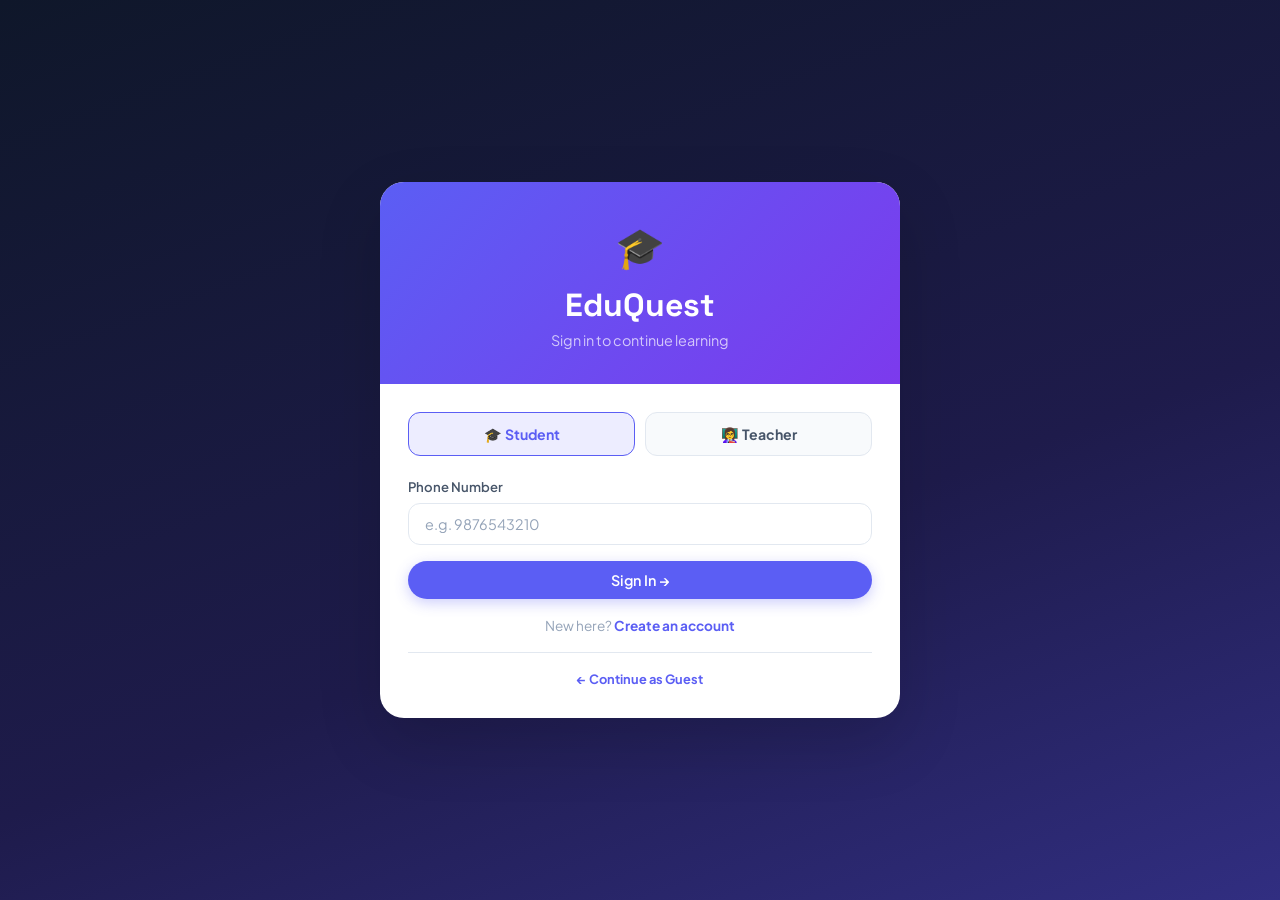
<file: login.html>
<!DOCTYPE html>
<html lang="en">
<head>
  <meta charset="UTF-8">
  <meta name="viewport" content="width=device-width, initial-scale=1.0">
  <title>Login – EduQuest</title>
  <link rel="stylesheet" href="style.css">
  <link href="https://fonts.googleapis.com/css2?family=Plus+Jakarta+Sans:wght@400;500;600;700;800&family=Space+Grotesk:wght@400;500;600;700&display=swap" rel="stylesheet">
</head>
<body>
<div class="auth-wrapper">
  <div class="auth-card">
    <div class="auth-header">
      <div class="auth-logo">🎓</div>
      <h1>EduQuest</h1>
      <p>Sign in to continue learning</p>
    </div>
    <div class="auth-body">
      <div class="role-tabs">
        <button class="tab-btn active" data-role="student">🎓 Student</button>
        <button class="tab-btn" data-role="faculty">👩‍🏫 Teacher</button>
      </div>

      <form id="student-form" class="form active" novalidate>
        <div class="field">
          <label for="student-phone">Phone Number</label>
          <input id="student-phone" type="tel" placeholder="e.g. 9876543210" class="input">
        </div>
        <p id="student-error" style="color:var(--danger); font-size:0.82rem; display:none; margin-bottom:8px;"></p>
        <div class="actions">
          <button class="primary-btn" type="submit" style="flex:1; justify-content:center;">Sign In →</button>
        </div>
        <p style="text-align:center; margin-top:16px; color:var(--text-muted); font-size:0.85rem;">New here? <a class="link" href="register.html?role=student">Create an account</a></p>
      </form>

      <form id="faculty-form" class="form" novalidate>
        <div class="field">
          <label for="faculty-email">Email Address</label>
          <input id="faculty-email" type="text" placeholder="name@example.com" class="input">
        </div>
        <p id="faculty-error" style="color:var(--danger); font-size:0.82rem; display:none; margin-bottom:8px;"></p>
        <div class="actions">
          <button class="primary-btn" type="submit" style="flex:1; justify-content:center;">Sign In →</button>
        </div>
        <p style="text-align:center; margin-top:16px; color:var(--text-muted); font-size:0.85rem;">New here? <a class="link" href="register.html?role=faculty">Create an account</a></p>
      </form>

      <div class="divider"></div>
      <p style="text-align:center; color:var(--text-muted); font-size:0.8rem;">
        <a href="index.html" class="link">← Continue as Guest</a>
      </p>
    </div>
  </div>
</div>

<script>
document.addEventListener('DOMContentLoaded', function() {
  const tabs = document.querySelectorAll('.tab-btn');
  const studentForm = document.getElementById('student-form');
  const facultyForm = document.getElementById('faculty-form');

  // Auto-select role from URL
  const params = new URLSearchParams(window.location.search);
  if (params.get('role') === 'faculty') setRole('faculty');

  function setRole(role) {
    tabs.forEach(t => t.classList.toggle('active', t.dataset.role === role));
    if (role === 'student') { studentForm.classList.add('active'); facultyForm.classList.remove('active'); }
    else { facultyForm.classList.add('active'); studentForm.classList.remove('active'); }
  }
  tabs.forEach(t => t.addEventListener('click', () => setRole(t.dataset.role)));

  function getUsers() { try { return JSON.parse(localStorage.getItem('eduquest_users')) || []; } catch { return []; } }
  function saveUsers(u) { localStorage.setItem('eduquest_users', JSON.stringify(u)); }

  studentForm.addEventListener('submit', function(e) {
    e.preventDefault();
    const phone = document.getElementById('student-phone').value.trim();
    const err = document.getElementById('student-error');
    err.style.display = 'none';
    if (!phone) { err.textContent = 'Please enter your phone number.'; err.style.display = 'block'; return; }
    let users = getUsers();
    let user = users.find(u => u.role === 'student' && u.phone === phone);
    if (!user) {
      user = { role:'student', username:'Student', phone, gradeLevel:'6', points:0, badges:[], lessonsCompleted:0, mathProgress:0, scienceProgress:0, memoryProgress:0, language:'en' };
      users.push(user); saveUsers(users);
    }
    localStorage.setItem('eduquest_user', JSON.stringify(user));
    window.location.href = 'index.html';
  });

  facultyForm.addEventListener('submit', function(e) {
    e.preventDefault();
    const email = document.getElementById('faculty-email').value.trim();
    const err = document.getElementById('faculty-error');
    err.style.display = 'none';
    if (!email) { err.textContent = 'Please enter your email.'; err.style.display = 'block'; return; }
    let users = getUsers();
    let user = users.find(u => u.role === 'faculty' && u.email === email);
    if (!user) {
      user = { role:'faculty', username:'Teacher', email, phone:'', points:0, badges:[], lessonsCompleted:0, mathProgress:0, scienceProgress:0, memoryProgress:0, language:'en' };
      users.push(user); saveUsers(users);
    }
    localStorage.setItem('eduquest_user', JSON.stringify(user));
    window.location.href = 'index.html';
  });
});
</script>
</body>
</html>
</file>
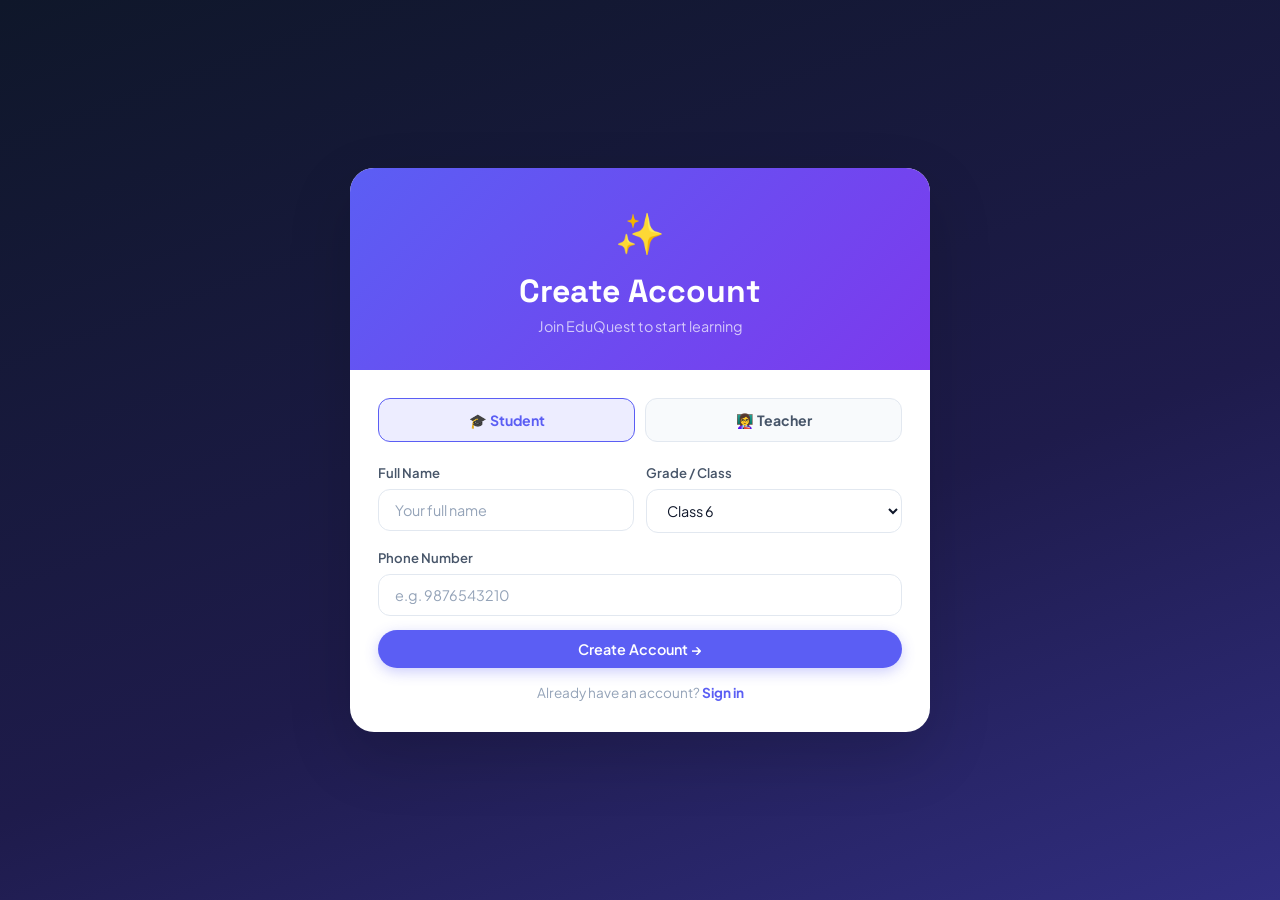
<file: register.html>
<!DOCTYPE html>
<html lang="en">
<head>
  <meta charset="UTF-8">
  <meta name="viewport" content="width=device-width, initial-scale=1.0">
  <title>Register – EduQuest</title>
  <link rel="stylesheet" href="style.css">
  <link href="https://fonts.googleapis.com/css2?family=Plus+Jakarta+Sans:wght@400;500;600;700;800&family=Space+Grotesk:wght@400;500;600;700&display=swap" rel="stylesheet">
</head>
<body>
<div class="auth-wrapper">
  <div class="auth-card" style="max-width:580px;">
    <div class="auth-header">
      <div class="auth-logo">✨</div>
      <h1>Create Account</h1>
      <p>Join EduQuest to start learning</p>
    </div>
    <div class="auth-body">
      <div class="role-tabs">
        <button class="tab-btn active" data-role="student">🎓 Student</button>
        <button class="tab-btn" data-role="faculty">👩‍🏫 Teacher</button>
      </div>

      <form id="student-form" class="form active">
        <div class="grid-2">
          <div class="field">
            <label for="student-name">Full Name</label>
            <input id="student-name" type="text" placeholder="Your full name" class="input">
          </div>
          <div class="field">
            <label for="student-grade">Grade / Class</label>
            <select id="student-grade" class="input">
              <option value="6">Class 6</option>
              <option value="7">Class 7</option>
              <option value="8">Class 8</option>
              <option value="9">Class 9</option>
              <option value="10">Class 10</option>
            </select>
          </div>
        </div>
        <div class="field">
          <label for="student-phone">Phone Number</label>
          <input id="student-phone" type="tel" placeholder="e.g. 9876543210" class="input">
        </div>
        <p id="student-error" style="color:var(--danger); font-size:0.82rem; display:none; margin-bottom:8px;"></p>
        <button class="primary-btn w-full" type="submit" style="justify-content:center;">Create Account →</button>
        <p style="text-align:center; margin-top:14px; color:var(--text-muted); font-size:0.85rem;">Already have an account? <a class="link" href="login.html">Sign in</a></p>
      </form>

      <form id="faculty-form" class="form">
        <div class="grid-2">
          <div class="field">
            <label for="faculty-name">Full Name</label>
            <input id="faculty-name" type="text" placeholder="Your full name" class="input">
          </div>
          <div class="field">
            <label for="faculty-phone">Phone Number</label>
            <input id="faculty-phone" type="tel" placeholder="e.g. 9876543210" class="input">
          </div>
        </div>
        <div class="field">
          <label for="faculty-email">Email Address</label>
          <input id="faculty-email" type="text" placeholder="name@example.com" class="input">
        </div>
        <p id="faculty-error" style="color:var(--danger); font-size:0.82rem; display:none; margin-bottom:8px;"></p>
        <button class="primary-btn w-full" type="submit" style="justify-content:center;">Create Account →</button>
        <p style="text-align:center; margin-top:14px; color:var(--text-muted); font-size:0.85rem;">Already have an account? <a class="link" href="login.html">Sign in</a></p>
      </form>
    </div>
  </div>
</div>

<script>
document.addEventListener('DOMContentLoaded', function() {
  const tabs = document.querySelectorAll('.tab-btn');
  const studentForm = document.getElementById('student-form');
  const facultyForm = document.getElementById('faculty-form');

  const params = new URLSearchParams(window.location.search);
  if (params.get('role') === 'faculty') setRole('faculty');

  function setRole(role) {
    tabs.forEach(t => t.classList.toggle('active', t.dataset.role === role));
    if (role === 'student') { studentForm.classList.add('active'); facultyForm.classList.remove('active'); }
    else { facultyForm.classList.add('active'); studentForm.classList.remove('active'); }
  }
  tabs.forEach(t => t.addEventListener('click', () => setRole(t.dataset.role)));

  function getUsers() { try { return JSON.parse(localStorage.getItem('eduquest_users')) || []; } catch { return []; } }
  function saveUsers(u) { localStorage.setItem('eduquest_users', JSON.stringify(u)); }

  studentForm.addEventListener('submit', function(e) {
    e.preventDefault();
    const name = document.getElementById('student-name').value.trim() || 'Student';
    const grade = document.getElementById('student-grade').value;
    const phone = document.getElementById('student-phone').value.trim();
    const err = document.getElementById('student-error'); err.style.display='none';
    if (!phone) { err.textContent='Phone number is required.'; err.style.display='block'; return; }
    const users = getUsers();
    if (users.some(u => u.role==='student' && u.phone===phone)) { err.textContent='Account with this phone already exists.'; err.style.display='block'; return; }
    const newUser = { role:'student', username:name, phone, gradeLevel:grade, points:0, badges:[], lessonsCompleted:0, mathProgress:0, scienceProgress:0, memoryProgress:0, language:'en' };
    users.push(newUser); saveUsers(users);
    localStorage.setItem('eduquest_user', JSON.stringify(newUser));
    window.location.href = 'index.html';
  });

  facultyForm.addEventListener('submit', function(e) {
    e.preventDefault();
    const name = document.getElementById('faculty-name').value.trim() || 'Teacher';
    const phone = document.getElementById('faculty-phone').value.trim();
    const email = document.getElementById('faculty-email').value.trim();
    const err = document.getElementById('faculty-error'); err.style.display='none';
    if (!email) { err.textContent='Email is required.'; err.style.display='block'; return; }
    const users = getUsers();
    if (users.some(u => u.role==='faculty' && (u.email===email || (phone && u.phone===phone)))) { err.textContent='Account with this email already exists.'; err.style.display='block'; return; }
    const newUser = { role:'faculty', username:name, phone, email, points:0, badges:[], lessonsCompleted:0, mathProgress:0, scienceProgress:0, memoryProgress:0, language:'en' };
    users.push(newUser); saveUsers(users);
    localStorage.setItem('eduquest_user', JSON.stringify(newUser));
    window.location.href = 'index.html';
  });
});
</script>
</body>
</html>
</file>
<file: style.css>
/* ============================================
   EDUQUEST — Design System v2.0
   Modern EdTech Platform
   ============================================ */

@import url('https://fonts.googleapis.com/css2?family=Plus+Jakarta+Sans:wght@400;500;600;700;800&family=Space+Grotesk:wght@400;500;600;700&display=swap');

:root {
  /* Brand Colors */
  --primary: #5b5ef4;
  --primary-dark: #4747d1;
  --primary-light: #ededff;
  --accent: #00c9a7;
  --accent-light: #e0fdf7;
  --secondary: #ff6b6b;
  --secondary-light: #fff0f0;
  --warning: #f59e0b;
  --warning-light: #fffbeb;
  --success: #10b981;
  --success-light: #ecfdf5;
  --danger: #ef4444;

  /* Neutrals */
  --gray-50: #f8fafc;
  --gray-100: #f1f5f9;
  --gray-200: #e2e8f0;
  --gray-300: #cbd5e1;
  --gray-400: #94a3b8;
  --gray-500: #64748b;
  --gray-600: #475569;
  --gray-700: #334155;
  --gray-800: #1e293b;
  --gray-900: #0f172a;

  /* Semantic */
  --bg: #f5f6ff;
  --bg-primary: #ffffff;
  --bg-secondary: #f8fafc;
  --text-primary: #0f172a;
  --text-secondary: #475569;
  --text-muted: #94a3b8;
  --border: #e2e8f0;
  --border-strong: #cbd5e1;
  --shadow-sm: 0 1px 3px rgba(0,0,0,0.06), 0 1px 2px rgba(0,0,0,0.04);
  --shadow: 0 4px 16px rgba(0,0,0,0.08), 0 2px 6px rgba(0,0,0,0.04);
  --shadow-lg: 0 12px 40px rgba(0,0,0,0.12), 0 4px 14px rgba(0,0,0,0.06);
  --shadow-xl: 0 24px 64px rgba(0,0,0,0.16);
  --radius-sm: 8px;
  --radius: 12px;
  --radius-lg: 18px;
  --radius-xl: 24px;
  --radius-full: 9999px;

  /* Typography */
  --font-sans: 'Plus Jakarta Sans', sans-serif;
  --font-display: 'Space Grotesk', sans-serif;

  /* Transitions */
  --ease: cubic-bezier(0.16, 1, 0.3, 1);
  --ease-out: cubic-bezier(0.0, 0, 0.2, 1);
}

/* ============ RESET & BASE ============ */
*, *::before, *::after { margin: 0; padding: 0; box-sizing: border-box; }

html { scroll-behavior: smooth; }

body {
  font-family: var(--font-sans);
  background: var(--bg);
  color: var(--text-primary);
  line-height: 1.6;
  overflow-x: hidden;
  -webkit-font-smoothing: antialiased;
}

/* ============ SCREEN TRANSITIONS ============ */
.screen {
  display: none;
  min-height: 100vh;
  opacity: 0;
  transform: translateY(8px);
  transition: opacity 0.3s var(--ease), transform 0.3s var(--ease);
}
.screen.active {
  display: block;
  opacity: 1;
  transform: translateY(0);
}
.screen.fade-in {
  animation: fadeInUp 0.4s var(--ease) forwards;
}

@keyframes fadeInUp {
  from { opacity: 0; transform: translateY(16px); }
  to   { opacity: 1; transform: translateY(0); }
}

/* ============ LOADING SPINNER ============ */
#page-loader {
  position: fixed; inset: 0;
  background: white;
  display: flex; align-items: center; justify-content: center;
  z-index: 9999;
  transition: opacity 0.3s ease;
}
#page-loader.hidden { opacity: 0; pointer-events: none; }
.loader-ring {
  width: 48px; height: 48px;
  border: 4px solid var(--primary-light);
  border-top-color: var(--primary);
  border-radius: 50%;
  animation: spin 0.75s linear infinite;
}
@keyframes spin { to { transform: rotate(360deg); } }

/* ============ TOAST NOTIFICATIONS ============ */
#toast-container {
  position: fixed; top: 20px; right: 20px;
  z-index: 8888;
  display: flex; flex-direction: column; gap: 10px;
}
.toast {
  background: var(--gray-900);
  color: white;
  padding: 12px 18px;
  border-radius: var(--radius);
  font-size: 0.875rem;
  font-weight: 500;
  box-shadow: var(--shadow-lg);
  animation: slideInRight 0.3s var(--ease), slideOutRight 0.3s var(--ease) 2.7s forwards;
  display: flex; align-items: center; gap: 8px;
}
.toast.success { background: var(--success); }
.toast.error { background: var(--danger); }
.toast.info { background: var(--primary); }
@keyframes slideInRight { from { transform: translateX(110%); opacity: 0; } to { transform: translateX(0); opacity: 1; } }
@keyframes slideOutRight { from { transform: translateX(0); opacity: 1; } to { transform: translateX(110%); opacity: 0; } }

/* ============ TYPOGRAPHY ============ */
h1, h2, h3 { font-family: var(--font-display); line-height: 1.2; }
h1 { font-size: clamp(1.75rem, 4vw, 2.5rem); font-weight: 700; }
h2 { font-size: clamp(1.25rem, 3vw, 1.75rem); font-weight: 700; }
h3 { font-size: clamp(1rem, 2vw, 1.25rem); font-weight: 600; }

/* ============ BUTTONS ============ */
.btn {
  display: inline-flex; align-items: center; justify-content: center; gap: 8px;
  padding: 10px 20px;
  border-radius: var(--radius-full);
  border: none;
  font-family: var(--font-sans);
  font-size: 0.9rem;
  font-weight: 600;
  cursor: pointer;
  transition: all 0.2s var(--ease);
  text-decoration: none;
  white-space: nowrap;
  position: relative;
  overflow: hidden;
}
.btn::after {
  content: '';
  position: absolute; inset: 0;
  background: white;
  opacity: 0;
  transition: opacity 0.15s;
}
.btn:hover::after { opacity: 0.08; }
.btn:active { transform: scale(0.97); }

.btn-primary {
  background: var(--primary);
  color: white;
  box-shadow: 0 4px 14px rgba(91,94,244,0.35);
}
.btn-primary:hover { background: var(--primary-dark); box-shadow: 0 6px 20px rgba(91,94,244,0.45); transform: translateY(-1px); }

.btn-accent {
  background: var(--accent);
  color: white;
  box-shadow: 0 4px 14px rgba(0,201,167,0.35);
}
.btn-accent:hover { box-shadow: 0 6px 20px rgba(0,201,167,0.45); transform: translateY(-1px); }

.btn-secondary {
  background: var(--bg-primary);
  color: var(--text-primary);
  border: 1.5px solid var(--border);
  box-shadow: var(--shadow-sm);
}
.btn-secondary:hover { border-color: var(--primary); color: var(--primary); box-shadow: var(--shadow); }

.btn-ghost {
  background: transparent;
  color: var(--text-secondary);
  border: none;
}
.btn-ghost:hover { background: var(--gray-100); color: var(--text-primary); }

.btn-icon {
  padding: 8px;
  border-radius: var(--radius);
  background: transparent;
  border: none;
  cursor: pointer;
  color: var(--text-secondary);
  display: inline-flex; align-items: center; justify-content: center;
  transition: all 0.2s;
  font-size: 1.1rem;
}
.btn-icon:hover { background: var(--gray-100); color: var(--text-primary); }

.btn-sm { padding: 7px 14px; font-size: 0.8rem; }
.btn-lg { padding: 14px 28px; font-size: 1rem; }

/* Legacy compatibility */
.primary-btn { 
  display: inline-flex; align-items: center; gap: 8px;
  background: var(--primary); color: white;
  border: none; padding: 10px 22px; border-radius: var(--radius-full);
  font-family: var(--font-sans); font-size: 0.9rem; font-weight: 600;
  cursor: pointer; transition: all 0.2s var(--ease);
  box-shadow: 0 4px 14px rgba(91,94,244,0.3);
}
.primary-btn:hover { background: var(--primary-dark); transform: translateY(-1px); }
.secondary-btn {
  display: inline-flex; align-items: center;
  background: var(--bg-primary); color: var(--text-primary);
  border: 1.5px solid var(--border); padding: 10px 22px; border-radius: var(--radius-full);
  font-family: var(--font-sans); font-size: 0.9rem; font-weight: 600;
  cursor: pointer; transition: all 0.2s var(--ease);
}
.secondary-btn:hover { border-color: var(--primary); color: var(--primary); }

/* ============ CARDS ============ */
.card {
  background: var(--bg-primary);
  border-radius: var(--radius-lg);
  border: 1px solid var(--border);
  box-shadow: var(--shadow-sm);
  transition: box-shadow 0.2s var(--ease), transform 0.2s var(--ease);
}
.card:hover { box-shadow: var(--shadow); }
.card-hover:hover { transform: translateY(-3px); box-shadow: var(--shadow-lg); }
.card-p { padding: 24px; }

/* ============ FORM INPUTS ============ */
.input {
  width: 100%;
  padding: 11px 16px;
  border: 1.5px solid var(--border);
  border-radius: var(--radius);
  font-family: var(--font-sans);
  font-size: 0.9rem;
  color: var(--text-primary);
  background: var(--bg-primary);
  transition: border-color 0.2s, box-shadow 0.2s;
  outline: none;
}
.input:focus { border-color: var(--primary); box-shadow: 0 0 0 3px rgba(91,94,244,0.12); }
.input::placeholder { color: var(--text-muted); }

/* ============ BADGE/CHIP ============ */
.chip {
  display: inline-flex; align-items: center; gap: 4px;
  padding: 3px 10px;
  border-radius: var(--radius-full);
  font-size: 0.75rem;
  font-weight: 600;
}
.chip-primary { background: var(--primary-light); color: var(--primary); }
.chip-accent { background: var(--accent-light); color: var(--accent); }
.chip-warning { background: var(--warning-light); color: var(--warning); }
.chip-success { background: var(--success-light); color: var(--success); }

/* ============ PROGRESS BAR ============ */
.progress-bar {
  background: var(--gray-100);
  height: 8px;
  border-radius: var(--radius-full);
  overflow: hidden;
}
.progress-fill {
  height: 100%;
  border-radius: var(--radius-full);
  background: linear-gradient(90deg, var(--primary) 0%, var(--accent) 100%);
  transition: width 0.6s var(--ease);
  position: relative;
}
.progress-fill::after {
  content: '';
  position: absolute; inset: 0;
  background: linear-gradient(90deg, transparent 0%, rgba(255,255,255,0.3) 50%, transparent 100%);
  animation: shimmer 2s linear infinite;
}
@keyframes shimmer { from { transform: translateX(-100%); } to { transform: translateX(100%); } }

/* ============ SIDEBAR NAV ============ */
#sidebar {
  position: fixed; top: 0; left: 0;
  width: 260px; height: 100vh;
  background: var(--bg-primary);
  border-right: 1px solid var(--border);
  z-index: 200;
  display: flex; flex-direction: column;
  transform: translateX(-100%);
  transition: transform 0.35s var(--ease);
  box-shadow: var(--shadow-xl);
}
#sidebar.open { transform: translateX(0); }

.sidebar-logo {
  padding: 28px 24px 20px;
  display: flex; align-items: center; gap: 12px;
  border-bottom: 1px solid var(--border);
}
.sidebar-logo-icon {
  width: 40px; height: 40px;
  background: var(--primary);
  border-radius: var(--radius);
  display: flex; align-items: center; justify-content: center;
  font-size: 1.3rem;
}
.sidebar-logo-text { font-family: var(--font-display); font-size: 1.2rem; font-weight: 700; color: var(--text-primary); }

.sidebar-user {
  padding: 16px 24px;
  display: flex; align-items: center; gap: 12px;
  background: var(--primary-light);
  margin: 16px 16px 8px;
  border-radius: var(--radius);
}
.sidebar-avatar {
  width: 44px; height: 44px;
  border-radius: 50%;
  background: var(--primary);
  display: flex; align-items: center; justify-content: center;
  font-weight: 700; font-size: 1.1rem; color: white;
  flex-shrink: 0;
}
.sidebar-user-name { font-weight: 700; font-size: 0.95rem; color: var(--primary-dark); line-height: 1.2; }
.sidebar-user-role { font-size: 0.75rem; color: var(--primary); font-weight: 500; }

.sidebar-nav { flex: 1; padding: 8px 16px; overflow-y: auto; }
.sidebar-nav-section { margin-bottom: 24px; }
.sidebar-nav-label {
  font-size: 0.7rem; font-weight: 700; text-transform: uppercase; letter-spacing: 0.08em;
  color: var(--text-muted); padding: 0 8px 8px;
}
.nav-item {
  display: flex; align-items: center; gap: 12px;
  padding: 10px 12px;
  border-radius: var(--radius);
  color: var(--text-secondary);
  text-decoration: none;
  font-size: 0.9rem;
  font-weight: 500;
  cursor: pointer;
  transition: all 0.15s;
  border: none; background: none; width: 100%;
  margin-bottom: 2px;
}
.nav-item:hover { background: var(--gray-100); color: var(--text-primary); }
.nav-item.active { background: var(--primary-light); color: var(--primary); font-weight: 600; }
.nav-item-icon { font-size: 1.1rem; width: 22px; text-align: center; flex-shrink: 0; }

.sidebar-footer { padding: 16px; border-top: 1px solid var(--border); }

#sidebar-overlay {
  display: none;
  position: fixed; inset: 0;
  background: rgba(0,0,0,0.4);
  z-index: 199;
  backdrop-filter: blur(2px);
}
#sidebar-overlay.show { display: block; }

/* ============ TOP NAV ============ */
.topnav {
  position: sticky; top: 0; z-index: 100;
  background: rgba(255,255,255,0.9);
  backdrop-filter: blur(12px);
  border-bottom: 1px solid var(--border);
  padding: 0 24px;
  height: 64px;
  display: flex; align-items: center; justify-content: space-between;
  gap: 16px;
}
.topnav-left { display: flex; align-items: center; gap: 12px; }
.topnav-logo { font-family: var(--font-display); font-size: 1.2rem; font-weight: 700; color: var(--primary); }
.topnav-right { display: flex; align-items: center; gap: 8px; }
.topnav-avatar {
  width: 36px; height: 36px;
  border-radius: 50%;
  background: var(--primary);
  display: flex; align-items: center; justify-content: center;
  font-weight: 700; font-size: 0.9rem; color: white;
  cursor: pointer;
  transition: box-shadow 0.2s;
}
.topnav-avatar:hover { box-shadow: 0 0 0 3px var(--primary-light); }

/* ============ LANDING PAGE ============ */
#landing-screen {
  background: linear-gradient(160deg, #0f172a 0%, #1e1b4b 50%, #312e81 100%);
  color: white;
  min-height: 100vh;
  position: relative;
  overflow: hidden;
}
#landing-screen::before {
  content: '';
  position: absolute;
  width: 600px; height: 600px;
  border-radius: 50%;
  background: radial-gradient(circle, rgba(91,94,244,0.3) 0%, transparent 70%);
  top: -200px; right: -100px;
  animation: floatBlob 18s ease-in-out infinite;
}
#landing-screen::after {
  content: '';
  position: absolute;
  width: 500px; height: 500px;
  border-radius: 50%;
  background: radial-gradient(circle, rgba(0,201,167,0.2) 0%, transparent 70%);
  bottom: -150px; left: -100px;
  animation: floatBlob 22s ease-in-out infinite reverse;
}
@keyframes floatBlob {
  0%, 100% { transform: translate(0,0) scale(1); }
  50% { transform: translate(30px,-30px) scale(1.05); }
}
.landing-grid {
  max-width: 1100px; margin: 0 auto;
  padding: 60px 24px 40px;
  position: relative; z-index: 1;
}
.landing-hero {
  text-align: center;
  padding: 40px 0 60px;
  animation: fadeInUp 0.6s var(--ease);
}
.landing-badge {
  display: inline-flex; align-items: center; gap: 6px;
  background: rgba(255,255,255,0.1);
  border: 1px solid rgba(255,255,255,0.2);
  color: rgba(255,255,255,0.9);
  padding: 6px 16px;
  border-radius: var(--radius-full);
  font-size: 0.8rem; font-weight: 600;
  margin-bottom: 20px;
  backdrop-filter: blur(6px);
}
.landing-hero h1 {
  font-size: clamp(2.5rem, 7vw, 4.5rem);
  font-weight: 800;
  line-height: 1.05;
  margin-bottom: 16px;
  letter-spacing: -0.02em;
}
.landing-hero h1 span { color: #7dd3fc; }
.landing-hero p {
  font-size: 1.1rem;
  color: rgba(255,255,255,0.7);
  max-width: 480px; margin: 0 auto 36px;
}
.landing-cta-row {
  display: flex; gap: 12px; justify-content: center; flex-wrap: wrap;
}
.landing-cards {
  display: grid; grid-template-columns: 1fr 1fr; gap: 20px;
  max-width: 700px; margin: 0 auto;
  animation: fadeInUp 0.6s var(--ease) 0.15s both;
}
.portal-card {
  background: rgba(255,255,255,0.07);
  border: 1px solid rgba(255,255,255,0.15);
  border-radius: var(--radius-xl);
  padding: 32px 24px;
  text-align: center;
  backdrop-filter: blur(10px);
  cursor: pointer;
  transition: all 0.3s var(--ease);
  position: relative;
  overflow: hidden;
}
.portal-card::before {
  content: '';
  position: absolute; inset: 0;
  background: radial-gradient(ellipse at 50% 0%, rgba(255,255,255,0.08) 0%, transparent 70%);
}
.portal-card:hover {
  background: rgba(255,255,255,0.13);
  border-color: rgba(255,255,255,0.3);
  transform: translateY(-6px);
  box-shadow: 0 20px 40px rgba(0,0,0,0.3);
}
.portal-card-icon {
  width: 64px; height: 64px;
  border-radius: var(--radius-lg);
  display: flex; align-items: center; justify-content: center;
  font-size: 2rem;
  margin: 0 auto 16px;
}
.portal-card h3 { color: white; font-size: 1.1rem; margin-bottom: 8px; }
.portal-card p { color: rgba(255,255,255,0.6); font-size: 0.85rem; line-height: 1.5; }
.portal-card .card-btn {
  display: inline-flex; align-items: center; gap: 6px;
  margin-top: 20px;
  background: rgba(255,255,255,0.15);
  color: white;
  padding: 9px 20px;
  border-radius: var(--radius-full);
  font-size: 0.85rem; font-weight: 600;
  border: 1px solid rgba(255,255,255,0.25);
  transition: background 0.2s;
}
.portal-card:hover .card-btn { background: rgba(255,255,255,0.25); }

.landing-features {
  display: grid; grid-template-columns: repeat(3, 1fr); gap: 16px;
  margin-top: 48px;
  animation: fadeInUp 0.6s var(--ease) 0.3s both;
}
.feature-item {
  text-align: center; padding: 20px;
  background: rgba(255,255,255,0.05);
  border-radius: var(--radius-lg);
  border: 1px solid rgba(255,255,255,0.08);
}
.feature-item .icon { font-size: 1.5rem; margin-bottom: 8px; }
.feature-item h4 { color: white; font-size: 0.9rem; margin-bottom: 4px; }
.feature-item p { color: rgba(255,255,255,0.5); font-size: 0.78rem; }

/* ============ DASHBOARD LAYOUT ============ */
#dashboard-screen { background: var(--bg); }

.dash-layout {
  max-width: 1100px; margin: 0 auto;
  padding: 28px 24px 60px;
  display: grid;
  grid-template-columns: 1fr;
  gap: 24px;
}

/* ============ WELCOME CARD ============ */
.welcome-card {
  background: linear-gradient(135deg, var(--primary) 0%, #7c3aed 60%, #5b5ef4 100%);
  border-radius: var(--radius-xl);
  padding: 32px;
  color: white;
  position: relative;
  overflow: hidden;
  box-shadow: 0 8px 32px rgba(91,94,244,0.4);
}
.welcome-card::before {
  content: '';
  position: absolute;
  width: 300px; height: 300px;
  border-radius: 50%;
  background: rgba(255,255,255,0.06);
  right: -80px; top: -100px;
}
.welcome-card::after {
  content: '';
  position: absolute;
  width: 200px; height: 200px;
  border-radius: 50%;
  background: rgba(255,255,255,0.04);
  right: 100px; bottom: -60px;
}
.welcome-top {
  display: flex; align-items: flex-start; justify-content: space-between;
  position: relative; z-index: 1;
}
.welcome-greeting { font-size: 0.85rem; color: rgba(255,255,255,0.7); margin-bottom: 4px; }
.welcome-name { font-family: var(--font-display); font-size: 1.8rem; font-weight: 700; margin-bottom: 4px; }
.welcome-subtitle { font-size: 0.85rem; color: rgba(255,255,255,0.7); }
.welcome-streak {
  background: rgba(255,255,255,0.15);
  border: 1px solid rgba(255,255,255,0.25);
  border-radius: var(--radius-lg);
  padding: 10px 16px;
  text-align: center;
  backdrop-filter: blur(6px);
  flex-shrink: 0;
}
.streak-num { font-size: 1.6rem; font-weight: 800; display: block; line-height: 1; }
.streak-label { font-size: 0.7rem; color: rgba(255,255,255,0.7); }

.welcome-stats {
  display: flex; gap: 12px;
  margin-top: 24px;
  position: relative; z-index: 1;
  flex-wrap: wrap;
}
.welcome-stat {
  flex: 1; min-width: 100px;
  background: rgba(255,255,255,0.12);
  border: 1px solid rgba(255,255,255,0.2);
  border-radius: var(--radius);
  padding: 14px 16px;
  backdrop-filter: blur(6px);
}
.welcome-stat-val { font-size: 1.6rem; font-weight: 800; line-height: 1; display: block; margin-bottom: 2px; }
.welcome-stat-label { font-size: 0.75rem; color: rgba(255,255,255,0.7); }

.daily-goal-section {
  margin-top: 20px;
  position: relative; z-index: 1;
}
.daily-goal-label {
  display: flex; justify-content: space-between; align-items: center;
  font-size: 0.82rem; color: rgba(255,255,255,0.8);
  margin-bottom: 8px;
}
.daily-goal-bar {
  height: 8px;
  background: rgba(255,255,255,0.2);
  border-radius: var(--radius-full);
  overflow: hidden;
}
.daily-goal-fill {
  height: 100%;
  background: linear-gradient(90deg, #7dd3fc, #38bdf8);
  border-radius: var(--radius-full);
  transition: width 0.8s var(--ease);
}

/* ============ SECTION HEADERS ============ */
.section-title {
  font-family: var(--font-display);
  font-size: 1rem;
  font-weight: 700;
  color: var(--text-primary);
  letter-spacing: -0.01em;
  margin-bottom: 16px;
  display: flex; align-items: center; justify-content: space-between;
}
.section-title a, .section-title button {
  font-size: 0.8rem;
  color: var(--primary);
  font-weight: 600;
  background: none; border: none; cursor: pointer;
  text-decoration: none;
}

/* ============ STATS GRID ============ */
.stats-grid {
  display: grid;
  grid-template-columns: repeat(auto-fit, minmax(160px, 1fr));
  gap: 16px;
}
.stat-card {
  background: var(--bg-primary);
  border-radius: var(--radius-lg);
  border: 1px solid var(--border);
  padding: 20px;
  display: flex; align-items: center; gap: 16px;
  transition: all 0.2s var(--ease);
  box-shadow: var(--shadow-sm);
}
.stat-card:hover { box-shadow: var(--shadow); transform: translateY(-2px); }
.stat-icon {
  width: 48px; height: 48px;
  border-radius: var(--radius);
  display: flex; align-items: center; justify-content: center;
  font-size: 1.4rem;
  flex-shrink: 0;
}
.stat-icon.purple { background: var(--primary-light); }
.stat-icon.green { background: var(--success-light); }
.stat-icon.orange { background: var(--warning-light); }
.stat-icon.pink { background: #fff0f5; }
.stat-body { flex: 1; min-width: 0; }
.stat-value { font-size: 1.6rem; font-weight: 800; font-family: var(--font-display); color: var(--text-primary); line-height: 1; }
.stat-label { font-size: 0.78rem; color: var(--text-muted); margin-top: 2px; }
.stat-delta { font-size: 0.72rem; font-weight: 600; color: var(--success); }

/* ============ LESSON CARDS ============ */
.lessons-grid {
  display: grid;
  grid-template-columns: repeat(auto-fill, minmax(280px, 1fr));
  gap: 16px;
}
.lesson-card {
  background: var(--bg-primary);
  border-radius: var(--radius-lg);
  border: 1px solid var(--border);
  padding: 20px;
  display: flex; flex-direction: column; gap: 12px;
  cursor: pointer;
  transition: all 0.25s var(--ease);
  box-shadow: var(--shadow-sm);
  position: relative;
  overflow: hidden;
}
.lesson-card:hover { box-shadow: var(--shadow-lg); transform: translateY(-4px); border-color: var(--primary); }
.lesson-card::before {
  content: '';
  position: absolute; top: 0; left: 0; right: 0;
  height: 3px;
  background: linear-gradient(90deg, var(--primary), var(--accent));
  transform: scaleX(0);
  transition: transform 0.3s var(--ease);
}
.lesson-card:hover::before { transform: scaleX(1); }

.lesson-card-top { display: flex; align-items: center; justify-content: space-between; }
.lesson-icon-wrap {
  width: 52px; height: 52px;
  border-radius: var(--radius);
  display: flex; align-items: center; justify-content: center;
  font-size: 1.5rem;
}
.lesson-card h4 { font-weight: 700; font-size: 0.95rem; margin-bottom: 4px; }
.lesson-card p { font-size: 0.8rem; color: var(--text-muted); }
.lesson-meta { display: flex; align-items: center; justify-content: space-between; margin-top: 4px; }
.lesson-difficulty { font-size: 0.72rem; font-weight: 600; }
.lesson-points { font-size: 0.78rem; color: var(--warning); font-weight: 600; }
.lesson-progress-wrap { }
.lesson-progress-label { display: flex; justify-content: space-between; font-size: 0.75rem; color: var(--text-muted); margin-bottom: 6px; }

/* ============ BADGE SYSTEM ============ */
.badges-grid {
  display: flex; gap: 14px; flex-wrap: wrap;
}
.badge-card {
  display: flex; flex-direction: column; align-items: center;
  gap: 8px; padding: 16px 12px;
  background: var(--bg-primary);
  border-radius: var(--radius-lg);
  border: 1px solid var(--border);
  width: 100px;
  text-align: center;
  transition: all 0.25s var(--ease);
  box-shadow: var(--shadow-sm);
}
.badge-card:hover { transform: translateY(-4px); box-shadow: var(--shadow); }
.badge-card.locked { opacity: 0.45; filter: grayscale(1); }
.badge-emoji { font-size: 2rem; }
.badge-name { font-size: 0.72rem; font-weight: 600; color: var(--text-secondary); line-height: 1.2; }
.badge-card.unlocked { border-color: var(--warning); }
.badge-card.unlocked .badge-name { color: var(--warning); }

/* ============ MATERIAL CARDS ============ */
.materials-grid {
  display: grid;
  grid-template-columns: repeat(auto-fill, minmax(260px, 1fr));
  gap: 16px;
}
.material-card {
  background: var(--bg-primary);
  border-radius: var(--radius-lg);
  border: 1px solid var(--border);
  padding: 18px;
  display: flex; gap: 14px; align-items: flex-start;
  transition: all 0.2s var(--ease);
  box-shadow: var(--shadow-sm);
}
.material-card:hover { box-shadow: var(--shadow); transform: translateY(-2px); }
.material-thumb {
  width: 52px; height: 52px;
  border-radius: var(--radius);
  background: var(--primary-light);
  display: flex; align-items: center; justify-content: center;
  font-size: 1.4rem;
  flex-shrink: 0;
}
.material-info h4 { font-size: 0.9rem; font-weight: 700; margin-bottom: 4px; }
.material-info p { font-size: 0.78rem; color: var(--text-muted); margin-bottom: 8px; }
.material-meta { display: flex; gap: 6px; }

/* ============ CONTINUE LEARNING ============ */
.continue-card {
  background: var(--bg-primary);
  border-radius: var(--radius-lg);
  border: 1px solid var(--border);
  padding: 20px;
  display: flex; align-items: center; gap: 16px;
  transition: all 0.2s var(--ease);
  box-shadow: var(--shadow-sm);
  cursor: pointer;
}
.continue-card:hover { box-shadow: var(--shadow); transform: translateY(-2px); border-color: var(--primary); }

/* ============ ACTIVITY LOG ============ */
.activity-list { display: flex; flex-direction: column; gap: 8px; }
.activity-item {
  display: flex; align-items: center; gap: 12px;
  padding: 12px 16px;
  background: var(--bg-secondary);
  border-radius: var(--radius);
  font-size: 0.82rem;
}
.activity-dot {
  width: 8px; height: 8px; border-radius: 50%;
  background: var(--primary); flex-shrink: 0;
}
.activity-text { flex: 1; color: var(--text-secondary); }
.activity-time { color: var(--text-muted); font-size: 0.72rem; }

/* ============ GAME SCREEN ============ */
#game-screen {
  background: linear-gradient(160deg, #1e1b4b 0%, #312e81 50%, #4338ca 100%);
  color: white; min-height: 100vh;
}

.game-topbar {
  padding: 16px 24px;
  display: flex; align-items: center; justify-content: space-between;
  background: rgba(0,0,0,0.2);
  backdrop-filter: blur(8px);
  border-bottom: 1px solid rgba(255,255,255,0.1);
}
.game-topbar h2 { font-size: 1rem; font-weight: 700; }
.game-stat-pill {
  display: flex; align-items: center; gap: 6px;
  background: rgba(255,255,255,0.12);
  border: 1px solid rgba(255,255,255,0.2);
  border-radius: var(--radius-full);
  padding: 6px 14px;
  font-size: 0.85rem; font-weight: 700;
}

/* Game Start Screen */
.game-start-screen {
  display: flex; flex-direction: column; align-items: center; justify-content: center;
  min-height: calc(100vh - 70px);
  padding: 40px 24px;
  text-align: center;
  animation: fadeInUp 0.4s var(--ease);
}
.game-start-icon {
  width: 100px; height: 100px;
  border-radius: var(--radius-xl);
  display: flex; align-items: center; justify-content: center;
  font-size: 3rem;
  margin: 0 auto 24px;
  background: rgba(255,255,255,0.15);
  border: 1px solid rgba(255,255,255,0.25);
}
.game-start-screen h2 { font-size: 2rem; margin-bottom: 12px; }
.game-start-screen p { color: rgba(255,255,255,0.7); margin-bottom: 32px; max-width: 360px; }
.game-info-pills { display: flex; gap: 10px; justify-content: center; flex-wrap: wrap; margin-bottom: 32px; }
.game-info-pill {
  background: rgba(255,255,255,0.12);
  border: 1px solid rgba(255,255,255,0.2);
  border-radius: var(--radius-full);
  padding: 8px 16px;
  font-size: 0.82rem; color: rgba(255,255,255,0.9);
}

/* Game Container */
.game-container {
  max-width: 640px; margin: 0 auto;
  padding: 32px 24px;
  animation: fadeInUp 0.4s var(--ease);
}

/* Question Box */
.question-box {
  background: rgba(255,255,255,0.1);
  border: 1px solid rgba(255,255,255,0.2);
  border-radius: var(--radius-xl);
  padding: 32px;
  margin-bottom: 24px;
  backdrop-filter: blur(10px);
  text-align: center;
}
.question-num { font-size: 0.78rem; color: rgba(255,255,255,0.6); margin-bottom: 12px; font-weight: 600; text-transform: uppercase; letter-spacing: 0.05em; }
.question-text { font-size: 1.3rem; font-weight: 700; line-height: 1.4; }

/* Game Progress Bar */
.game-progress-bar {
  height: 6px;
  background: rgba(255,255,255,0.15);
  border-radius: var(--radius-full);
  overflow: hidden;
  margin-bottom: 24px;
}
.game-progress-fill {
  height: 100%;
  background: linear-gradient(90deg, #7dd3fc, #38bdf8);
  border-radius: var(--radius-full);
  transition: width 0.4s var(--ease);
}

/* Options Grid */
.options-grid {
  display: grid; grid-template-columns: 1fr 1fr; gap: 12px;
}
.option-btn {
  background: rgba(255,255,255,0.1);
  border: 1.5px solid rgba(255,255,255,0.2);
  border-radius: var(--radius-lg);
  padding: 16px 20px;
  color: white;
  font-family: var(--font-sans);
  font-size: 0.9rem;
  font-weight: 600;
  cursor: pointer;
  transition: all 0.2s var(--ease);
  text-align: left;
  backdrop-filter: blur(6px);
}
.option-btn:hover:not(:disabled) {
  background: rgba(255,255,255,0.2);
  border-color: rgba(255,255,255,0.4);
  transform: translateY(-2px);
}
.option-btn.correct {
  background: rgba(16,185,129,0.3) !important;
  border-color: #10b981 !important;
  animation: correctPulse 0.4s var(--ease);
}
.option-btn.incorrect {
  background: rgba(239,68,68,0.3) !important;
  border-color: #ef4444 !important;
  animation: shake 0.4s var(--ease);
}
@keyframes correctPulse { 0%, 100% { transform: scale(1); } 50% { transform: scale(1.03); } }
@keyframes shake { 0%,100%{ transform:translateX(0); } 25%{ transform:translateX(-6px); } 75%{ transform:translateX(6px); } }

/* Feedback bar */
.game-feedback {
  padding: 14px 20px;
  border-radius: var(--radius);
  margin-top: 16px;
  font-weight: 600;
  font-size: 0.9rem;
  display: none;
  animation: fadeInUp 0.3s var(--ease);
}
.game-feedback.correct { background: rgba(16,185,129,0.25); border: 1px solid rgba(16,185,129,0.4); color: #6ee7b7; }
.game-feedback.incorrect { background: rgba(239,68,68,0.25); border: 1px solid rgba(239,68,68,0.4); color: #fca5a5; }

/* ============ RESULTS SCREEN ============ */
.results-screen {
  display: none;
  flex-direction: column; align-items: center;
  padding: 48px 24px;
  text-align: center;
  animation: fadeInUp 0.5s var(--ease);
}
.results-screen.active { display: flex; }

.results-trophy {
  font-size: 4rem; margin-bottom: 16px;
  animation: bounceIn 0.5s var(--ease);
}
@keyframes bounceIn { 0%{ transform:scale(0.5); opacity:0; } 70%{ transform:scale(1.1); } 100%{ transform:scale(1); opacity:1; } }

.results-title { font-size: 1.8rem; font-weight: 800; margin-bottom: 8px; }
.results-subtitle { color: rgba(255,255,255,0.7); margin-bottom: 32px; }

.results-stats-grid {
  display: grid; grid-template-columns: repeat(3, 1fr); gap: 16px;
  width: 100%; max-width: 400px; margin-bottom: 32px;
}
.results-stat {
  background: rgba(255,255,255,0.1);
  border: 1px solid rgba(255,255,255,0.2);
  border-radius: var(--radius-lg);
  padding: 16px 12px;
}
.results-stat-val { font-size: 2rem; font-weight: 800; display: block; }
.results-stat-label { font-size: 0.72rem; color: rgba(255,255,255,0.6); }

.badge-earned-box {
  background: linear-gradient(135deg, #f59e0b, #d97706);
  border-radius: var(--radius-lg);
  padding: 20px 28px;
  margin-bottom: 28px;
  display: flex; align-items: center; gap: 14px;
  box-shadow: 0 8px 24px rgba(245,158,11,0.4);
}
.badge-earned-box .trophy { font-size: 2rem; }
.badge-earned-box div { text-align: left; }
.badge-earned-box h4 { font-size: 0.8rem; color: rgba(255,255,255,0.8); margin-bottom: 2px; }
.badge-earned-box p { font-size: 1rem; font-weight: 700; }

.results-actions { display: flex; gap: 12px; flex-wrap: wrap; justify-content: center; }

/* ============ MEMORY GAME ============ */
.memory-game-header {
  display: flex; align-items: center; justify-content: space-between;
  margin-bottom: 20px;
  background: rgba(255,255,255,0.08);
  border-radius: var(--radius);
  padding: 14px 20px;
}
.memory-stats { display: flex; gap: 20px; font-weight: 700; font-size: 0.9rem; }
.memory-grid {
  display: grid;
  grid-template-columns: repeat(4, minmax(80px, 1fr));
  gap: 12px;
  margin: 0 auto;
}
.memory-card {
  position: relative;
  background: rgba(255,255,255,0.1);
  border: 2px solid rgba(255,255,255,0.2);
  color: white;
  border-radius: var(--radius);
  height: 100px;
  cursor: pointer;
  transition: transform 0.2s var(--ease), box-shadow 0.2s;
  overflow: hidden;
}
.memory-card:hover { transform: translateY(-3px); box-shadow: 0 8px 20px rgba(0,0,0,0.3); }
.memory-card .card-front, .memory-card .card-back {
  position: absolute; inset: 0;
  display: flex; align-items: center; justify-content: center;
  padding: 8px; text-align: center; line-height: 1.3;
  backface-visibility: hidden; transition: opacity 0.2s;
}
.memory-card .card-back { font-size: 1.8rem; font-weight: 800; }
.memory-card .card-front { background: white; color: #1e293b; border-radius: calc(var(--radius) - 2px); font-size: 0.8rem; font-weight: 600; opacity: 0; }
.memory-card.flipped .card-front, .memory-card.matched .card-front { opacity: 1; }
.memory-card.flipped .card-back, .memory-card.matched .card-back { opacity: 0; }
.memory-card.matched { border-color: var(--accent); background: rgba(0,201,167,0.2); }
.memory-card.is-word { background: rgba(91,94,244,0.2); border-color: rgba(91,94,244,0.4); }
.memory-card.is-def { background: rgba(124,58,237,0.2); border-color: rgba(124,58,237,0.4); }

#match-checkmark {
  position: fixed;
  transform: translate(-50%, -50%) scale(0.6);
  background: var(--accent);
  color: white;
  font-weight: 900; border-radius: 50%;
  width: 48px; height: 48px;
  display: flex; align-items: center; justify-content: center;
  box-shadow: 0 10px 24px rgba(0,0,0,0.3);
  opacity: 0; transition: opacity 0.15s, transform 0.15s; z-index: 2000;
}
#match-checkmark.show { opacity: 1; transform: translate(-50%, -50%) scale(1); }

/* ============ TEACHER DASHBOARD ============ */
#teacher-screen { background: var(--bg); }
.teacher-topbar {
  background: var(--bg-primary);
  border-bottom: 1px solid var(--border);
  padding: 0 28px;
  height: 64px;
  display: flex; align-items: center; justify-content: space-between;
  position: sticky; top: 0; z-index: 100;
  backdrop-filter: blur(12px);
}
.teacher-layout {
  max-width: 1200px; margin: 0 auto;
  padding: 28px 24px 60px;
}
.teacher-stats-row {
  display: grid;
  grid-template-columns: repeat(auto-fit, minmax(180px, 1fr));
  gap: 16px;
  margin-bottom: 28px;
}
.teacher-stat-card {
  background: var(--bg-primary);
  border-radius: var(--radius-lg);
  border: 1px solid var(--border);
  padding: 20px 22px;
  box-shadow: var(--shadow-sm);
  transition: all 0.2s var(--ease);
}
.teacher-stat-card:hover { box-shadow: var(--shadow); transform: translateY(-2px); }
.teacher-stat-card .label { font-size: 0.78rem; color: var(--text-muted); font-weight: 500; margin-bottom: 6px; }
.teacher-stat-card .value { font-size: 2rem; font-weight: 800; font-family: var(--font-display); color: var(--text-primary); }
.teacher-stat-card .change { font-size: 0.72rem; color: var(--success); font-weight: 600; margin-top: 4px; }

.charts-grid {
  display: grid; grid-template-columns: repeat(auto-fit, minmax(280px, 1fr)); gap: 20px;
  margin-bottom: 28px;
}
.chart-card {
  background: var(--bg-primary);
  border-radius: var(--radius-lg);
  border: 1px solid var(--border);
  padding: 24px;
  box-shadow: var(--shadow-sm);
}
.chart-card h3 { font-size: 0.9rem; font-weight: 700; margin-bottom: 16px; color: var(--text-secondary); }

.students-table-card {
  background: var(--bg-primary);
  border-radius: var(--radius-lg);
  border: 1px solid var(--border);
  padding: 24px;
  box-shadow: var(--shadow-sm);
  margin-bottom: 24px;
}
.student-row {
  display: flex; align-items: center; gap: 12px;
  padding: 12px 0;
  border-bottom: 1px solid var(--gray-100);
}
.student-row:last-child { border-bottom: none; }
.student-avatar-sm {
  width: 36px; height: 36px;
  border-radius: 50%;
  background: var(--primary-light);
  display: flex; align-items: center; justify-content: center;
  font-weight: 700; font-size: 0.85rem; color: var(--primary);
  flex-shrink: 0;
}
.student-info { flex: 1; }
.student-name { font-weight: 600; font-size: 0.88rem; }
.student-meta { font-size: 0.75rem; color: var(--text-muted); }
.student-score { font-weight: 700; font-size: 0.9rem; color: var(--primary); }

/* Announcement Form */
.announce-form {
  display: flex; flex-direction: column; gap: 12px;
}
.form-row { display: grid; grid-template-columns: 1fr 1fr; gap: 12px; }
.form-group { display: flex; flex-direction: column; gap: 6px; }
.form-group label { font-size: 0.82rem; font-weight: 600; color: var(--text-secondary); }

/* Upload Area */
.upload-area {
  border: 2px dashed var(--border);
  border-radius: var(--radius-lg);
  padding: 40px 24px;
  text-align: center;
  cursor: pointer;
  transition: all 0.2s;
}
.upload-area:hover, .upload-area.dragover { border-color: var(--primary); background: var(--primary-light); }
.upload-area .upload-icon { font-size: 2.5rem; margin-bottom: 12px; }
.upload-area p { color: var(--text-secondary); font-size: 0.88rem; }
.upload-area span { color: var(--primary); font-weight: 600; }

/* ============ MODAL ============ */
.modal {
  display: none; position: fixed; inset: 0;
  background: rgba(0,0,0,0.5);
  backdrop-filter: blur(6px);
  z-index: 1000; align-items: center; justify-content: center;
}
.modal.show { display: flex; }
.modal-content {
  background: var(--bg-primary);
  border-radius: var(--radius-xl);
  width: 90%; max-width: 480px;
  box-shadow: var(--shadow-xl);
  animation: fadeInUp 0.3s var(--ease);
}
.modal-header {
  padding: 20px 24px;
  border-bottom: 1px solid var(--border);
  display: flex; align-items: center; justify-content: space-between;
}
.modal-header h3 { font-size: 1rem; }
.close-modal { background: none; border: none; font-size: 1.2rem; cursor: pointer; color: var(--text-muted); padding: 4px; border-radius: var(--radius-sm); }
.close-modal:hover { background: var(--gray-100); color: var(--text-primary); }
.modal-body { padding: 24px; }
.modal-footer { padding: 16px 24px; border-top: 1px solid var(--border); display: flex; justify-content: flex-end; gap: 10px; }

/* ============ AUTH PAGES ============ */
.auth-wrapper {
  min-height: 100vh;
  display: flex; align-items: center; justify-content: center;
  padding: 20px;
  background: linear-gradient(160deg, #0f172a 0%, #1e1b4b 60%, #312e81 100%);
}
.auth-card {
  background: var(--bg-primary);
  border-radius: var(--radius-xl);
  width: 100%; max-width: 520px;
  box-shadow: var(--shadow-xl);
  overflow: hidden;
  animation: fadeInUp 0.5s var(--ease);
}
.auth-header {
  background: linear-gradient(135deg, var(--primary) 0%, #7c3aed 100%);
  color: white;
  padding: 32px 28px;
  text-align: center;
}
.auth-header h1 { font-size: 2rem; font-weight: 800; margin-bottom: 4px; }
.auth-header p { color: rgba(255,255,255,0.7); font-size: 0.9rem; }
.auth-logo { font-size: 2.5rem; margin-bottom: 8px; }

.auth-body { padding: 28px; }
.role-tabs { display: grid; grid-template-columns: 1fr 1fr; gap: 10px; margin-bottom: 20px; }
.tab-btn {
  border: 1.5px solid var(--border);
  background: var(--bg-secondary);
  padding: 12px;
  border-radius: var(--radius);
  cursor: pointer;
  font-family: var(--font-sans);
  font-size: 0.88rem;
  font-weight: 700;
  color: var(--text-secondary);
  transition: all 0.2s;
}
.tab-btn.active { border-color: var(--primary); background: var(--primary-light); color: var(--primary); }
.tab-btn:hover:not(.active) { border-color: var(--border-strong); color: var(--text-primary); }

.form { display: none; }
.form.active { display: block; }
.field { margin-bottom: 14px; }
.field label { display: block; margin-bottom: 6px; font-size: 0.82rem; font-weight: 600; color: var(--text-secondary); }
.field input, .field select {
  width: 100%;
  padding: 11px 16px;
  border: 1.5px solid var(--border);
  border-radius: var(--radius);
  font-family: var(--font-sans); font-size: 0.9rem;
  color: var(--text-primary); background: var(--bg-primary);
  transition: border-color 0.2s, box-shadow 0.2s; outline: none;
}
.field input:focus, .field select:focus { border-color: var(--primary); box-shadow: 0 0 0 3px rgba(91,94,244,0.1); }
.actions { display: flex; gap: 10px; align-items: center; margin-top: 16px; }
.muted { color: var(--text-muted); font-size: 0.85rem; }
.link { color: var(--primary); font-weight: 700; text-decoration: none; cursor: pointer; }
.link:hover { text-decoration: underline; }
.grid-2 { display: grid; grid-template-columns: 1fr 1fr; gap: 12px; }

/* ============ MISC UTILITIES ============ */
.hidden { display: none !important; }
.flex { display: flex; }
.flex-col { flex-direction: column; }
.items-center { align-items: center; }
.justify-between { justify-content: space-between; }
.gap-2 { gap: 8px; }
.gap-3 { gap: 12px; }
.gap-4 { gap: 16px; }
.mt-2 { margin-top: 8px; }
.mt-4 { margin-top: 16px; }
.mt-6 { margin-top: 24px; }
.mb-4 { margin-bottom: 16px; }
.mb-6 { margin-bottom: 24px; }
.text-sm { font-size: 0.85rem; }
.text-xs { font-size: 0.75rem; }
.text-muted { color: var(--text-muted); }
.text-secondary { color: var(--text-secondary); }
.font-bold { font-weight: 700; }
.font-medium { font-weight: 500; }
.w-full { width: 100%; }
.divider { height: 1px; background: var(--border); margin: 16px 0; }

/* ============ GAME-SPECIFIC ============ */
#game-screen select, #game-screen input {
  background: rgba(255,255,255,0.15);
  border: 1px solid rgba(255,255,255,0.25);
  color: white;
  border-radius: var(--radius);
  padding: 10px 16px;
  font-family: var(--font-sans);
}

.math-quiz-section, #science-quiz-section, #geometry-game-section, #physics-game-section, #memory-game-section {
  animation: fadeInUp 0.4s var(--ease);
}

.quiz-complete-box {
  background: rgba(16,185,129,0.15);
  border: 1px solid rgba(16,185,129,0.3);
  border-radius: var(--radius-lg);
  padding: 20px;
  text-align: center;
  margin-top: 16px;
}

/* ============ RESPONSIVE ============ */
@media (max-width: 768px) {
  .landing-cards { grid-template-columns: 1fr; max-width: 360px; }
  .landing-features { grid-template-columns: 1fr; }
  .stats-grid { grid-template-columns: repeat(2, 1fr); }
  .lessons-grid { grid-template-columns: 1fr; }
  .welcome-stats { gap: 8px; }
  .welcome-stat-val { font-size: 1.3rem; }
  .dash-layout { padding: 16px 16px 40px; gap: 16px; }
  .welcome-card { padding: 20px; }
  .welcome-name { font-size: 1.4rem; }
  .options-grid { grid-template-columns: 1fr; }
  .results-stats-grid { grid-template-columns: repeat(3, 1fr); }
  .form-row { grid-template-columns: 1fr; }
  .memory-grid { grid-template-columns: repeat(3, 1fr); }
  .teacher-stats-row { grid-template-columns: repeat(2, 1fr); }
  .topnav { padding: 0 16px; }
  .game-topbar { padding: 12px 16px; }
  .game-container { padding: 20px 16px; }
  .grid-2 { grid-template-columns: 1fr; }
  .welcome-top { flex-direction: column; gap: 16px; }
}

@media (max-width: 480px) {
  .welcome-stats { flex-direction: column; }
  .stats-grid { grid-template-columns: 1fr; }
  .badges-grid { justify-content: center; }
  .memory-grid { grid-template-columns: repeat(2, 1fr); }
  .memory-card { height: 90px; }
  .results-stats-grid { gap: 8px; }
  .landing-hero h1 { font-size: 2rem; }
}

/* ============ DRAWER (Legacy Compat) ============ */
.drawer {
  position: fixed; top: 0; left: -300px; width: 300px; height: 100%;
  background: var(--bg-primary);
  box-shadow: var(--shadow-xl);
  z-index: 200;
  transition: left 0.3s var(--ease);
  display: flex; flex-direction: column;
}
.drawer.open { left: 0; }
.drawer-header {
  padding: 28px 20px;
  background: linear-gradient(135deg, var(--primary), var(--primary-dark));
  color: white;
  display: flex; gap: 14px; align-items: center;
}
.drawer-nav { flex: 1; padding: 16px 0; }
.drawer-footer { padding: 16px; border-top: 1px solid var(--border); }
#drawer-username { font-weight: 700; font-size: 1rem; }
.user-level { font-size: 0.8rem; opacity: 0.8; }
</file>
